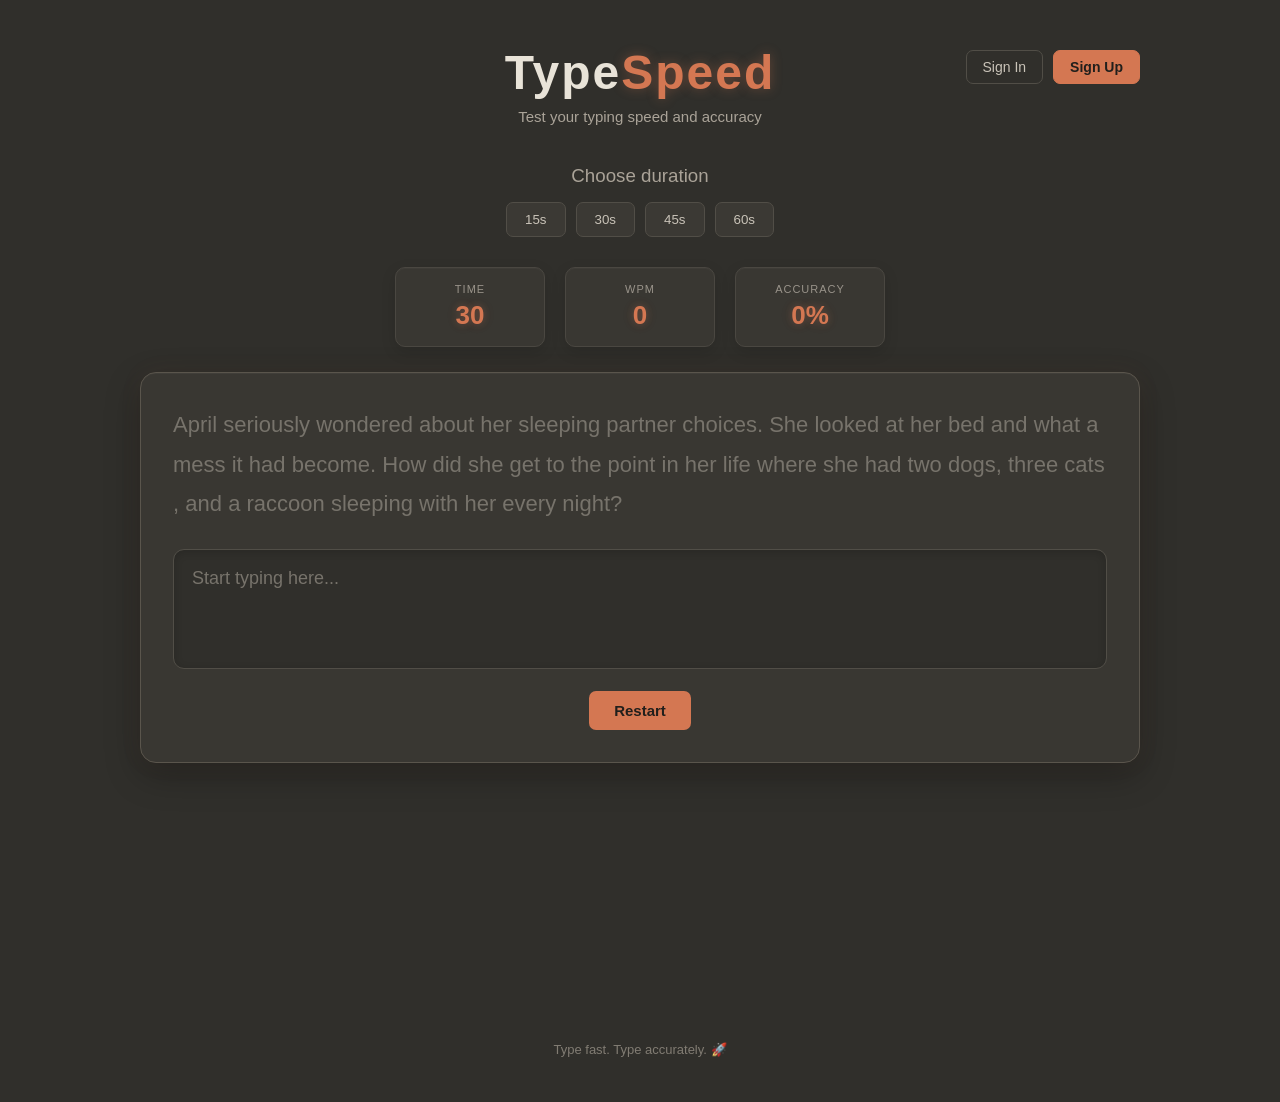
<file: frontend/index.html>
<!doctype html>
<html lang="en">
  <head>
    <meta charset="UTF-8" />
    <meta name="viewport" content="width=device-width, initial-scale=1.0" />
    <title>TypeSpeed</title>
    <link rel="stylesheet" href="style.css" />
  </head>
  <body>
    <div id="popup" class="success-popup">
      <span class="success-icon">✓</span>
      <span id="msg"></span>
    </div>
    <main class="container">
      <header>
        <h1>Type<span>Speed</span></h1>
        <p class="subtitle">Test your typing speed and accuracy</p>
        <div class="auth-buttons">
          <button
            class="signin-btn"
            id="signin-btn"
            onclick="window.location.href = 'login.html'"
          >
            Sign In
          </button>
          <button
            class="signup-btn"
            id="signup-btn"
            onclick="window.location.href = 'signup.html'"
          >
            Sign Up
          </button>
          <a href="profile.html" id="profile-icon" style="display: none">
            <svg
              width="28"
              height="28"
              viewBox="0 0 24 24"
              fill="none"
              stroke="currentColor"
              stroke-width="2"
              style="pointer-events: none"
            >
              <circle cx="12" cy="8" r="4"></circle>
              <path d="M4 21c0-4 3.5-7 8-7s8 3 8 7"></path>
            </svg>
          </a>
        </div>
      </header>
      <section class="duration-section">
        <h3>Choose duration</h3>
        <div class="duration-buttons">
          <button class="duration-btn" id="15" onclick="Duration('15')">
            15s
          </button>
          <button class="duration-btn" id="30" onclick="Duration('30')">
            30s
          </button>
          <button class="duration-btn" id="45" onclick="Duration('45')">
            45s
          </button>
          <button class="duration-btn" id="60" onclick="Duration('60')">
            60s
          </button>
        </div>
      </section>
      <section class="stats">
        <div class="stat-box">
          <span>TIME</span>
          <strong id="timer">30</strong>
        </div>
        <div class="stat-box">
          <span>WPM</span>
          <strong id="wpm">0</strong>
        </div>
        <div class="stat-box">
          <span>ACCURACY</span>
          <strong id="accuracy">0%</strong>
        </div>
      </section>
      <div id="end-section" style="display: none" class="test-ended">
        TEST ENDED!
      </div>
      <section class="typing-card">
        <div id="text-display"></div>
        <div id="extra-chars"></div>
        <textarea
          id="typing-input"
          placeholder="Start typing here..."
          spellcheck="false"
          autocomplete="off"
          autocorrect="off"
        ></textarea>
        <button id="restart-btn" class="restart-btn" onclick="Restart()">
          Restart
        </button>
      </section>
      <section class="result-card" id="result-card">
        <h2>RESULT</h2>
        <div class="result-stats">
          <div>
            <span>WPM</span>
            <strong id="final-wpm">0</strong>
          </div>
          <div>
            <span>Accuracy</span>
            <strong id="final-accuracy">0%</strong>
          </div>
          <div>
            <span>Characters</span>
            <strong id="characters">0</strong>
          </div>
        </div>
        <div class="result-buttons">
          <button id="try-again-btn" type="button" onclick="Restart()">Try Again</button>
          <button id="save-result-btn" type="button" onclick="saveTest()">Save Result</button>
        </div>
      </section>
      <footer>
        <p>Type fast. Type accurately. 🚀</p>
      </footer>
    </main>
    <script src="script.js"></script>
  </body>
</html>
</file>
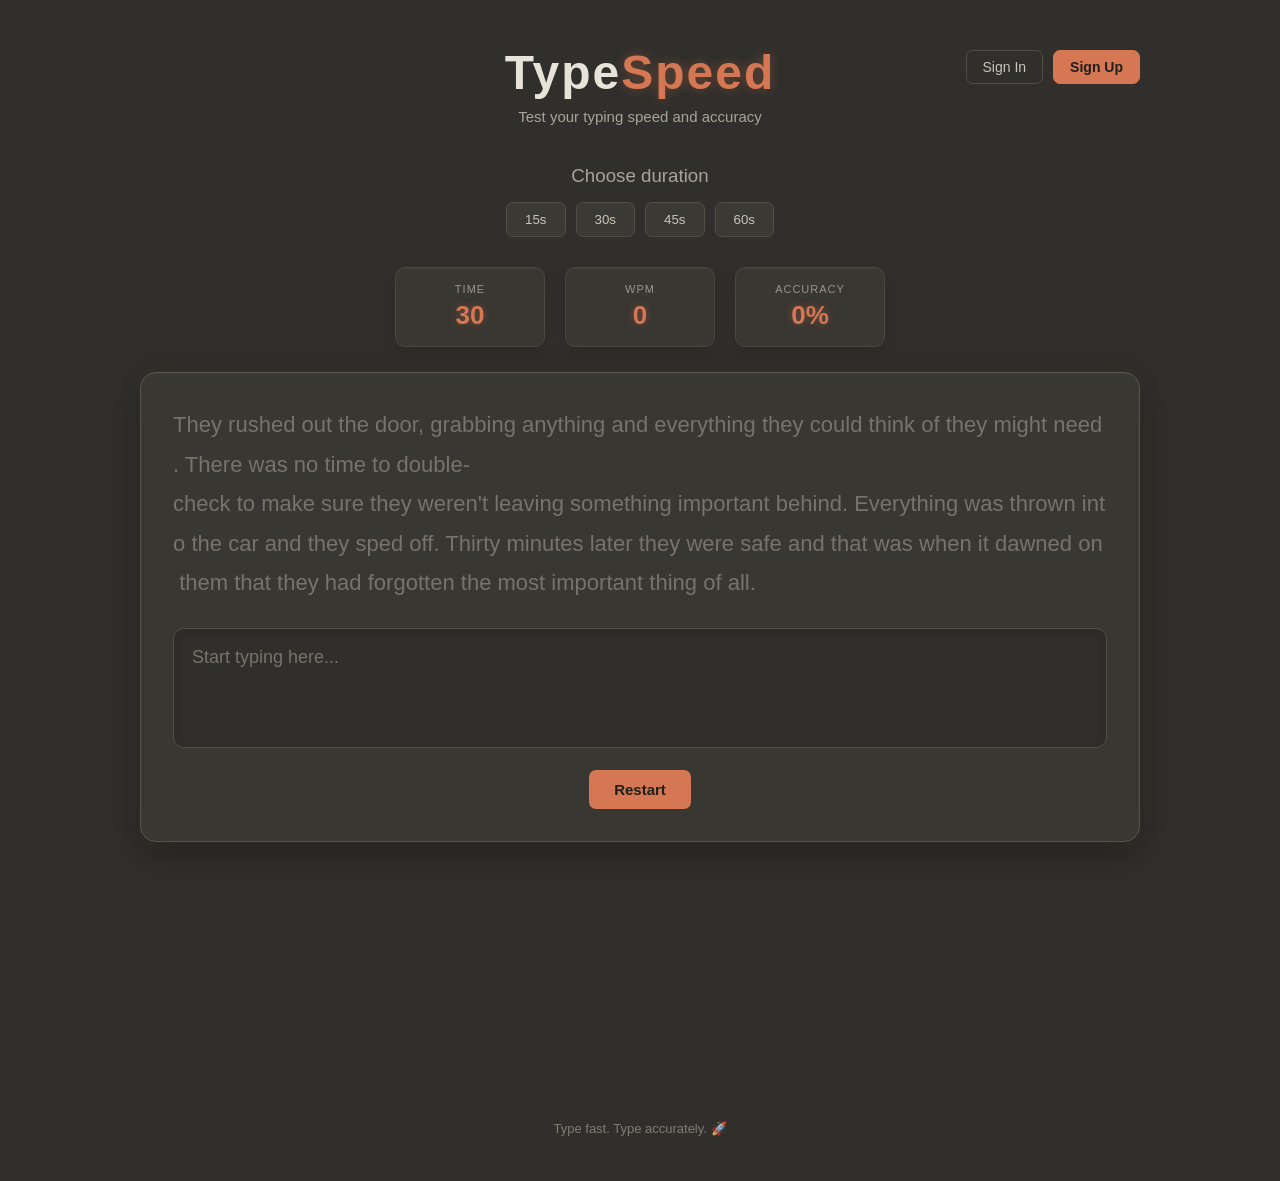
<file: frontend/history.html>
<!doctype html>
<html lang="en">
  <head>
    <meta charset="UTF-8" />
    <meta name="viewport" content="width=device-width, initial-scale=1.0" />
    <title>History - TypeSpeed</title>
    <link rel="stylesheet" href="history.css" />
  </head>

  <body>
    <div class="history-container">
      <div class="history-header">
        <h1>Test History</h1>
        <p>Your past typing test results</p>
      </div>

      <div class="history-controls">
        <button
          class="back-btn"
          onclick="window.location.href = 'profile.html'"
        >
          ← Back
        </button>

        <select id="sort-select">
          <option value="all">Every Test</option>
          <option value="highest">Highest WPM</option>
          <option value="lowest">Lowest WPM</option>
        </select>
      </div>
      <div id="history-list">
        <div class="history-item" id="test-template" hidden>
          <div class="history-stat">
            <span>WPM</span>
            <strong class="wpm"></strong>
          </div>

          <div class="history-stat">
            <span>ACCURACY</span>
            <strong class="accuracy"></strong>
          </div>

          <div class="history-stat">
            <span>CHARACTERS</span>
            <strong class="chars"></strong>
          </div>

          <div class="history-stat">
            <span>DATE AND TIME</span>
            <strong class="dnt"></strong>
          </div>
        </div>
      </div>
    </div>

    <script src="history.js"></script>
  </body>
</html>
</file>
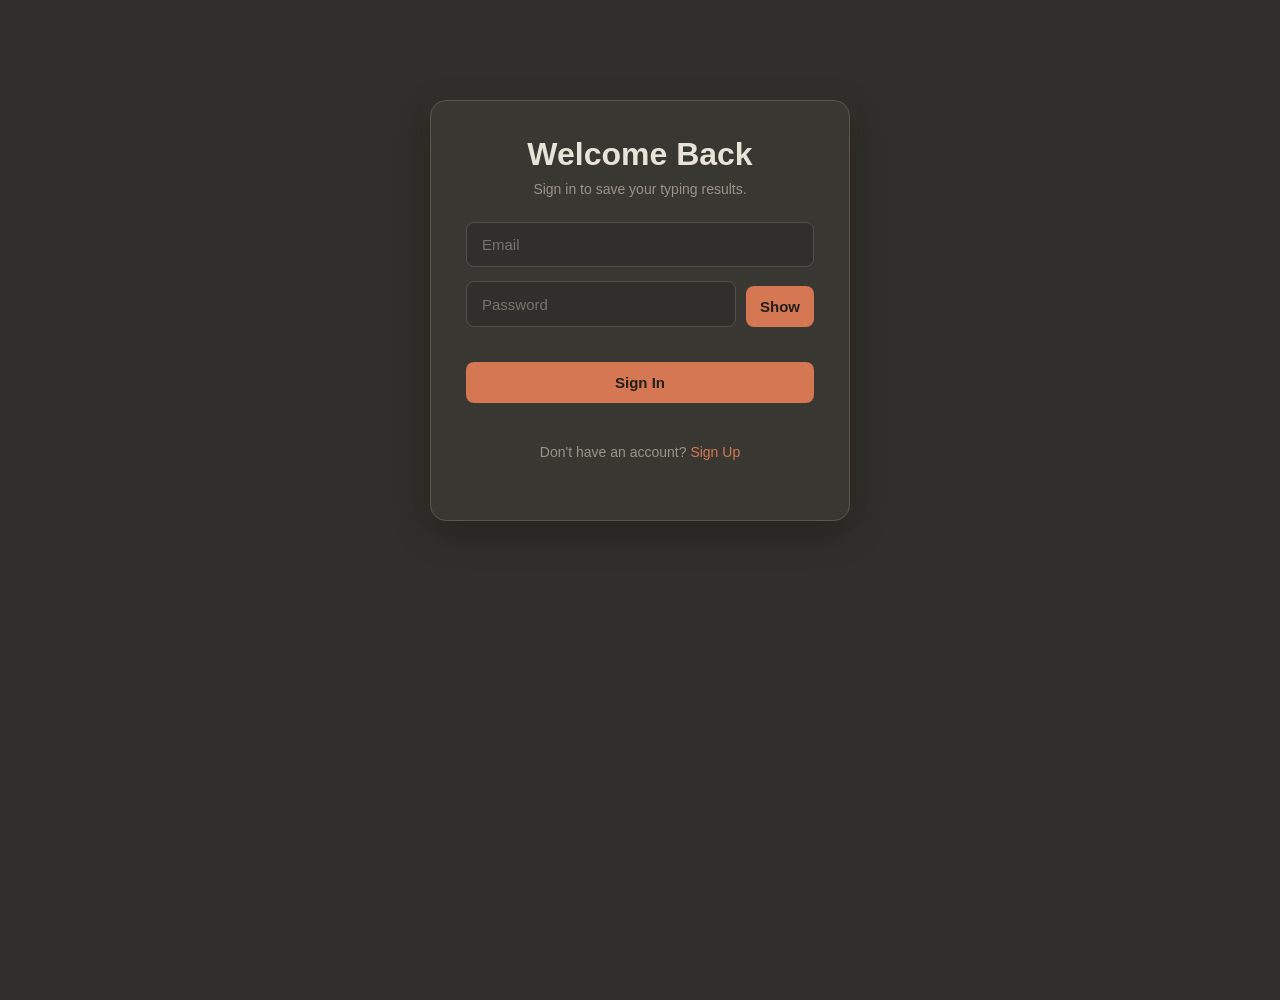
<file: frontend/login.html>
<!doctype html>
<html lang="en">
  <head>
    <meta charset="UTF-8" />
    <meta name="viewport" content="width=device-width, initial-scale=1.0" />
    <title>Sign In</title>
    <link rel="stylesheet" href="style.css" />
  </head>
  <body>
    <div class="login-container">
      <h1>Welcome Back</h1>
      <p>Sign in to save your typing results.</p>
      <form id="Login-form">
        <input id="email" type="email" placeholder="Email" required />
        <div class="password-container">
          <input id="pass" type="password" placeholder="Password" required />
          <button
            type="button"
            class="toggle-password"
            onclick="togglePassword('pass', this)"
          >
            Show
          </button>
        </div>
        <button type="submit">Sign In</button>
        <p id="login-error"></p>
      </form>
      <p>Don't have an account? <a href="signup.html">Sign Up</a></p>
    </div>
    <script src="login.js"></script>
  </body>
</html>
</file>
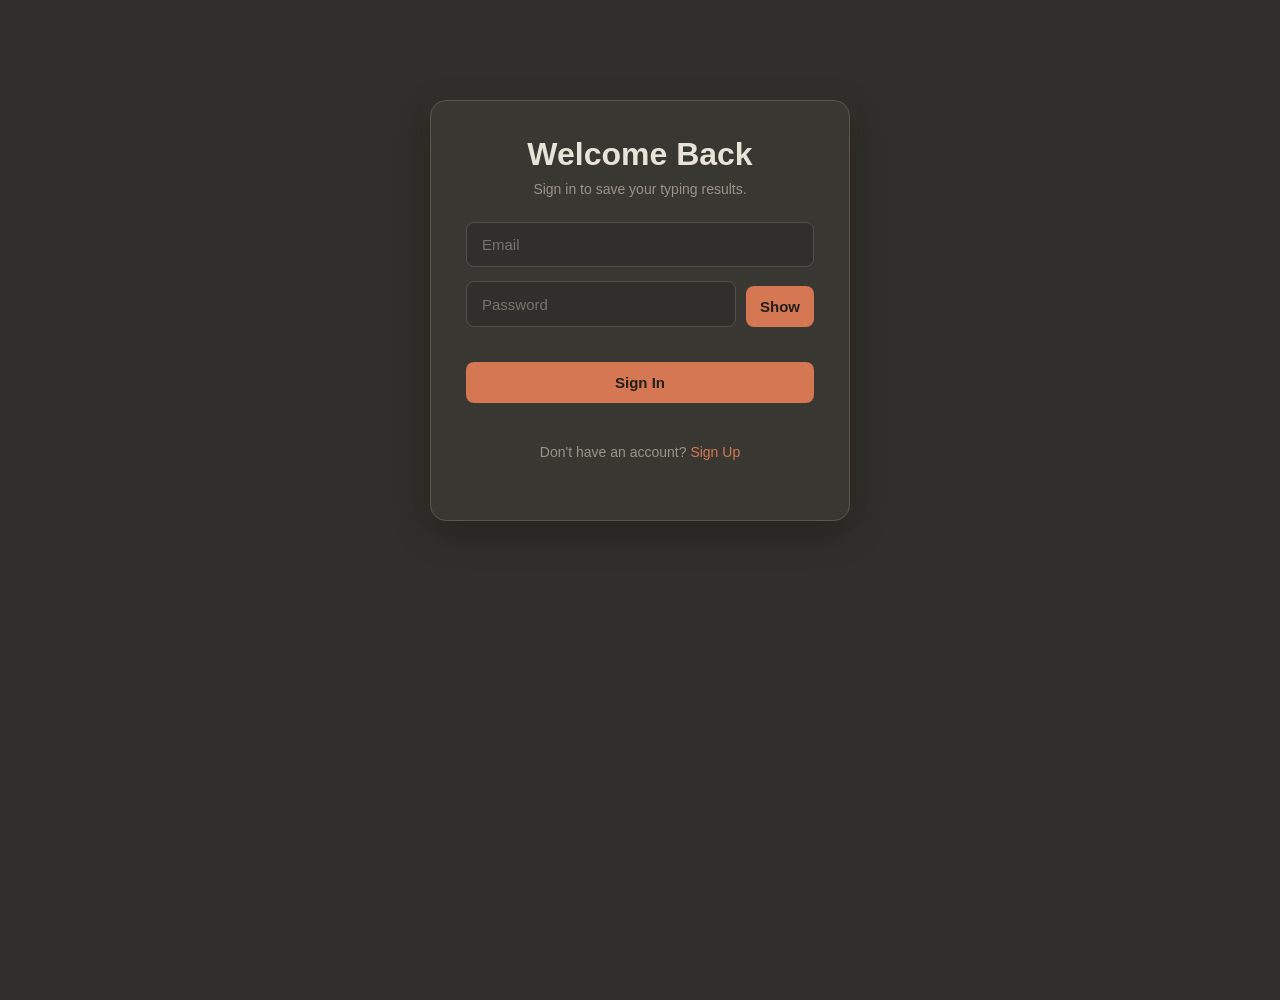
<file: frontend/profile.html>
<!doctype html>
<html lang="en">
  <head>
    <meta charset="UTF-8" />
    <meta name="viewport" content="width=device-width, initial-scale=1.0" />
    <title>Profile</title>
    <link rel="stylesheet" href="style.css" />
  </head>
  <body class="profile-page">
    <div class="profile-card">
      <h1>My Profile</h1>
      <div class="user-info">
        <div class="label">Username</div>
        <div class="value" id="username">Loading...</div>
        <div class="label">Email</div>
        <div class="value" id="email">Loading...</div>
      </div>
      <div class="profile-buttons">
        <button onclick="window.location.href = 'index.html'">Back</button>
        <button id="logout-btn">Log Out</button>
        <button onclick="window.location.href='history.html'">Tests</button>
      </div>
    </div>
    <script src="profile.js"></script>
  </body>
</html>
</file>
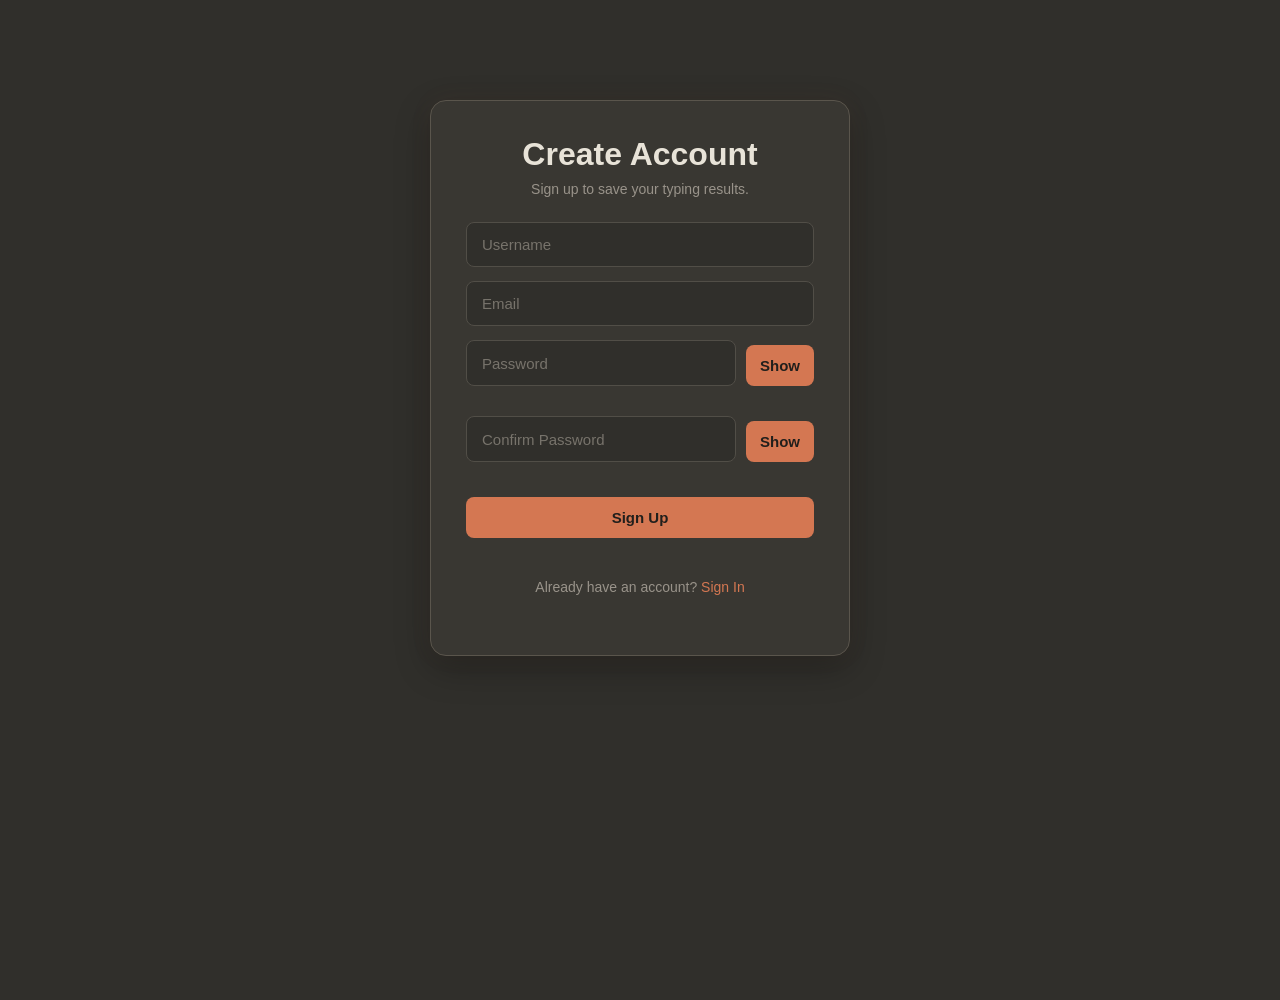
<file: frontend/signup.html>
<!doctype html>
<html lang="en">
  <head>
    <meta charset="UTF-8" />
    <meta name="viewport" content="width=device-width, initial-scale=1.0" />
    <title>Sign Up</title>
    <link rel="stylesheet" href="style.css" />
  </head>
  <body>
    <div class="login-container">
      <h1>Create Account</h1>
      <p>Sign up to save your typing results.</p>

      <form id="signup-form">
        <input id="user" type="text" placeholder="Username" required />
        <input id="email" type="email" placeholder="Email" required />
        <div class="password-container">
          <input id="pass" type="password" placeholder="Password" required />

          <button
            type="button"
            class="toggle-password"
            onclick="togglePassword('pass', this)"
          >
            Show
          </button>
        </div>

        <div class="password-container">
          <input
            id="conf_pass"
            type="password"
            placeholder="Confirm Password"
            required
          />

          <button
            type="button"
            class="toggle-password"
            onclick="togglePassword('conf_pass', this)"
          >
            Show
          </button>
        </div>

        <button type="submit">Sign Up</button>
        <p id="signup-error"></p>
      </form>

      <p>Already have an account? <a href="login.html">Sign In</a></p>
      <script src="signup.js"></script>
    </div>
  </body>
</html>
</file>
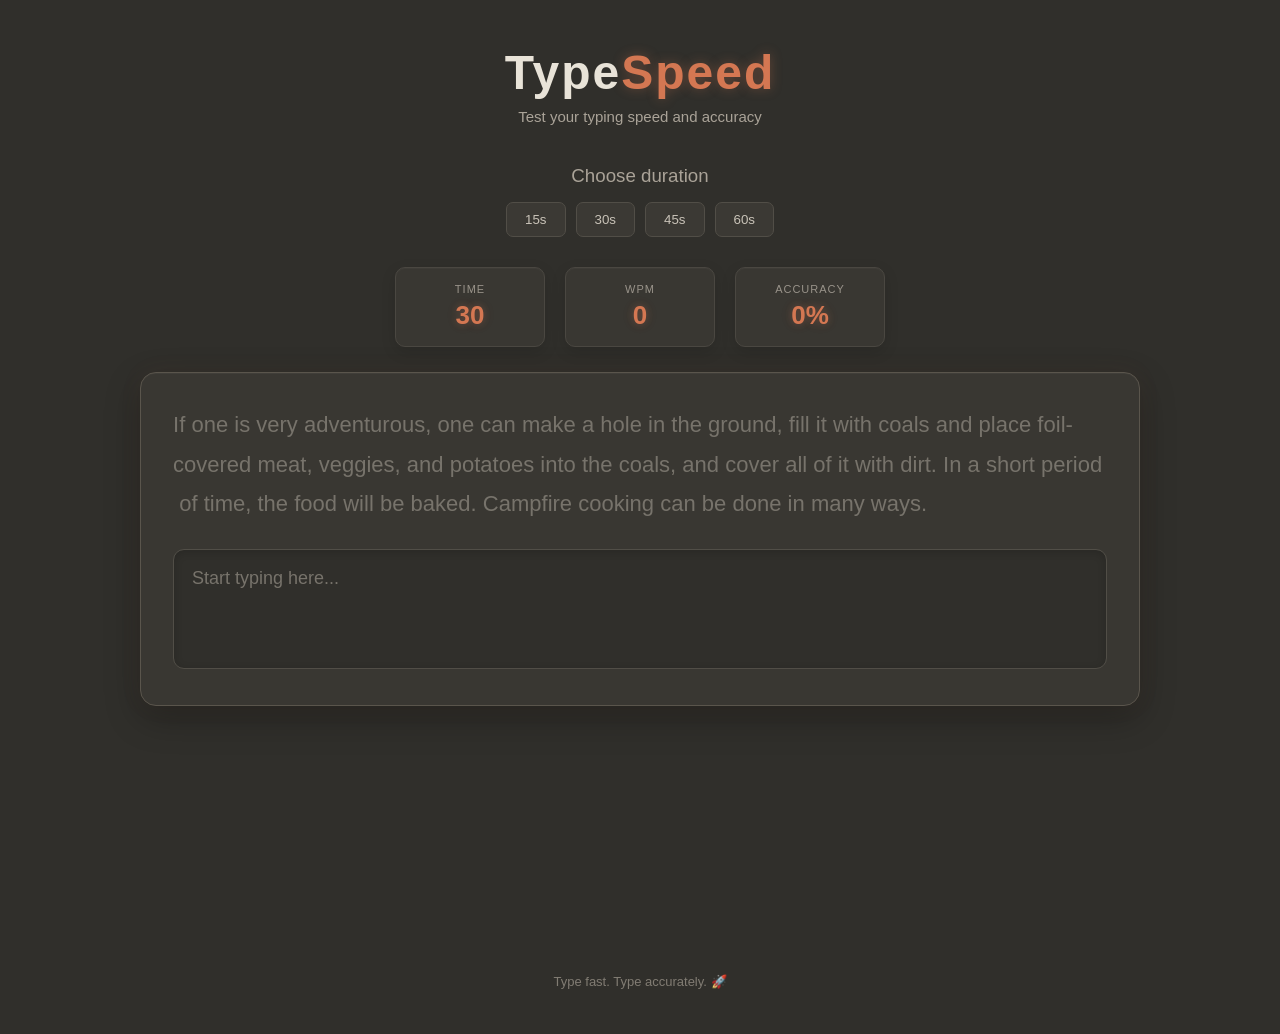
<file: frontend/typespeed.html>
<!doctype html>
<html lang="en">
  <head>
    <meta charset="UTF-8" />
    <meta name="viewport" content="width=device-width, initial-scale=1.0" />
    <title>TypeSpeed</title>
    <link rel="stylesheet" href="typespeed.css" />
  </head>
  <body>
    <main class="container">
      <header>
        <h1>Type<span>Speed</span></h1>
        <p class="subtitle">Test your typing speed and accuracy</p>
      </header>
      <section class="duration-section">
        <h3>Choose duration</h3>
        <div class="duration-buttons">
          <button class="duration-btn" id="15" onclick="Duration('15')">
            15s
          </button>
          <button class="duration-btn" id="30" onclick="Duration('30')">
            30s
          </button>
          <button class="duration-btn" id="45" onclick="Duration('45')">
            45s
          </button>
          <button class="duration-btn" id="60" onclick="Duration('60')">
            60s
          </button>
        </div>
      </section>
      <section class="stats">
        <div class="stat-box">
          <span>TIME</span>
          <strong id="timer">30</strong>
        </div>
        <div class="stat-box">
          <span>WPM</span>
          <strong id="wpm">0</strong>
        </div>
        <div class="stat-box">
          <span>ACCURACY</span>
          <strong id="accuracy">0%</strong>
        </div>
      </section>
      <section class="typing-card">
        <div id="text-display"></div>
        <div id="extra-chars"></div>
        <textarea
          id="typing-input"
          placeholder="Start typing here..."
          spellcheck="false"
          autocomplete="off"
          autocorrect="off"
        ></textarea>
      </section>
      <section class="result-card" id="result-card">
        <h2>RESULT</h2>
        <div class="result-stats">
          <div>
            <span>WPM</span>
            <strong id="final-wpm">0</strong>
          </div>
          <div>
            <span>Accuracy</span>
            <strong id="final-accuracy">0%</strong>
          </div>
          <div>
            <span>Characters</span>
            <strong id="characters">0</strong>
          </div>
        </div>
        <button id="restart-btn" onclick="Restart()">Try Again</button>
      </section>
      <footer>
        <p>Type fast. Type accurately. 🚀</p>
      </footer>
    </main>
    <script src="typespeed.js"></script>
  </body>
</html>
</file>
<file: frontend/style.css>
* {
    box-sizing: border-box;
    margin: 0;
    padding: 0;
}

body {
    font-family: Arial, Helvetica, sans-serif;
    background: #302f2b;
    color: #e8e3d8;
    min-height: 100vh;
}

.success-popup {
    position: fixed;
    top: 25px;
    left: 50%;
    transform: translate(-50%, -120px);
    display: flex;
    align-items: center;
    gap: 10px;
    padding: 14px 22px;
    border-radius: 12px;

    background: #1e1e1e;
    color: #ffffff;
    border: 1px solid #444;

    font-size: 15px;
    font-weight: 500;

    opacity: 0;
    pointer-events: none;
    z-index: 9999;

    transition:
        transform 0.45s ease,
        opacity 0.45s ease;
}

.success-popup.show {
    transform: translate(-50%, 0);
    opacity: 1;
}

.success-icon {
    display: flex;
    align-items: center;
    justify-content: center;

    width: 22px;
    height: 22px;
    border-radius: 50%;

    background: #4caf50;
    color: white;

    font-size: 14px;
    font-weight: bold;
}

.container {
    width: 90%;
    max-width: 1000px;
    margin: 0 auto;
    padding: 45px 0;
}

header {
    text-align: center;
    margin-bottom: 40px;
    position: relative;
}

.auth-buttons {
    position: absolute;
    top: 5px;
    right: 0;
    display: flex;
    gap: 10px;
}

.auth-buttons button {
    padding: 8px 16px;
    border-radius: 7px;
    font-size: 14px;
    cursor: pointer;
    transition: all .2s ease;
}

.signin-btn {
    background: transparent;
    color: #c9c3b8;
    border: 1px solid #514e47;
}

.signin-btn:hover {
    color: #e8e3d8;
    border-color: #d47752;
    box-shadow: 0 0 12px rgba(212, 119, 82, .12);
    transform: translateY(-2px);
}

.signup-btn {
    background: #d47752;
    color: #211f1c;
    border: 1px solid #d47752;
    font-weight: bold;
}

input:-webkit-autofill,
input:-webkit-autofill:hover,
input:-webkit-autofill:focus,
input:-webkit-autofill:active {
    -webkit-text-fill-color: white !important;
    color: white !important;
    caret-color: white !important;

    -webkit-box-shadow: 0 0 0 1000px #302f2b inset !important;
    box-shadow: 0 0 0 1000px #302f2b inset !important;

    background-color: #302f2b !important;
}

.signup-btn:hover {
    box-shadow: 0 0 18px rgba(212, 119, 82, .25);
    transform: translateY(-2px);
}

.login-container {
    width: 90%;
    max-width: 420px;
    margin: 100px auto;
    padding: 35px;
    background: #393732;
    border: 1px solid #5a554c;
    border-radius: 16px;
    text-align: center;
    box-shadow:
        0 12px 35px rgba(0, 0, 0, .28),
        0 0 25px rgba(212, 119, 82, .06);
}

.login-container h1 {
    color: #e8e3d8;
    margin-bottom: 8px;
}

.login-container>p {
    color: #99938a;
    font-size: 14px;
    margin-bottom: 25px;
}

.login-container form {
    display: flex;
    flex-direction: column;
    gap: 14px;
}

.login-container form+p {
    margin-top: 22px;
    padding-top: 5px;
}

.login-container input {
    width: 100%;
    padding: 13px 15px;
    background: #302f2b;
    color: #e8e3d8;
    border: 1px solid #514e47;
    border-radius: 8px;
    outline: none;
    font-size: 15px;
    transition: border-color .2s ease, box-shadow .2s ease;
}

.login-container input:focus {
    border-color: #d47752;
    box-shadow: 0 0 12px rgba(212, 119, 82, .12);
}

.login-container input::placeholder {
    color: #77736b;
}

.login-container button {
    margin-top: 5px;
    padding: 12px;
    background: #d47752;
    color: #211f1c;
    border: none;
    border-radius: 8px;
    font-weight: bold;
    font-size: 15px;
    cursor: pointer;
    transition: transform .15s ease, box-shadow .2s ease;
}

.login-container button:hover {
    transform: translateY(-2px);
    box-shadow: 0 5px 18px rgba(212, 119, 82, .25);
}

.login-container a {
    color: #d47752;
    text-decoration: none;
}

.login-container a:hover {
    text-decoration: underline;
}

header h1 {
    font-size: 48px;
    letter-spacing: 2px;
    color: #e8e3d8;
}

header h1 span {
    color: #d47752;
    text-shadow: 0 0 12px rgba(212, 119, 82, .35);
}

.subtitle {
    margin-top: 8px;
    color: #aaa398;
    font-size: 15px;
}

.duration-section {
    text-align: center;
    margin-bottom: 30px;
}

.duration-section h3 {
    color: #aaa398;
    margin-bottom: 15px;
    font-weight: normal;
}

.duration-buttons {
    display: flex;
    justify-content: center;
    gap: 10px;
}

.duration-btn {
    background: #3b3934;
    color: #c9c3b8;
    border: 1px solid #514e47;
    border-radius: 7px;
    padding: 9px 18px;
    cursor: pointer;
    transition: transform .15s ease, box-shadow .2s ease, background .2s ease, border-color .2s ease;
}

.duration-btn:hover {
    color: #eee9df;
    border-color: #d47752;
    transform: translateY(-2px);
    box-shadow: 0 0 12px rgba(212, 119, 82, .15);
}

.duration-btn.active {
    background: #d47752;
    color: #211f1c;
    border-color: #d47752;
    box-shadow:
        0 0 12px rgba(212, 119, 82, .3),
        0 0 25px rgba(212, 119, 82, .08);
}

.duration-btn:active,
#restart-btn:active {
    transform: translateY(0);
}

.stats {
    display: flex;
    justify-content: center;
    gap: 20px;
    margin-bottom: 25px;
}

.stat-box {
    background: #393732;
    width: 150px;
    padding: 15px;
    border-radius: 10px;
    text-align: center;
    border: 1px solid #4a4741;
    box-shadow:
        0 5px 15px rgba(0, 0, 0, .12),
        inset 0 1px 0 rgba(255, 255, 255, .025);
    transition: transform .2s ease, box-shadow .2s ease, border-color .2s ease;
}

.stat-box:hover {
    transform: translateY(-2px);
    border-color: #5a554c;
    box-shadow:
        0 7px 20px rgba(0, 0, 0, .18),
        0 0 18px rgba(212, 119, 82, .06);
}

.stat-box span {
    display: block;
    font-size: 11px;
    color: #99938a;
    letter-spacing: 1px;
}

.stat-box strong {
    display: block;
    margin-top: 5px;
    font-size: 26px;
    color: #d47752;
    text-shadow:
        0 0 7px rgba(212, 119, 82, .3),
        0 0 15px rgba(212, 119, 82, .1);
}

.typing-card {
    position: relative;
    background: #393732;
    border: 1px solid #5a554c;
    border-radius: 16px;
    padding: 32px;
    margin-bottom: 25px;
    box-shadow:
        0 12px 35px rgba(0, 0, 0, .28),
        0 0 25px rgba(212, 119, 82, .06),
        inset 0 1px 0 rgba(255, 255, 255, .035);
    transition: box-shadow .3s ease, border-color .3s ease, transform .3s ease;
}

.typing-card:hover {
    border-color: #696359;
    box-shadow:
        0 14px 40px rgba(0, 0, 0, .32),
        0 0 30px rgba(212, 119, 82, .09),
        inset 0 1px 0 rgba(255, 255, 255, .04);
}

#text-display {
    font-size: 22px;
    line-height: 1.8;
    color: #77736b;
    width: 100%;
    box-sizing: border-box;
    white-space: pre-wrap;
    overflow-wrap: break-word;
    margin-bottom: 25px;
}

.char {
    transition: color .15s ease, text-shadow .15s ease;
}

.char.current {
    color: #d8d0c4;
    text-shadow: 0 0 7px rgba(212, 119, 82, .25);
}

.char.correct {
    color: #78a895;
    text-shadow:
        0 0 6px rgba(120, 168, 149, .35),
        0 0 14px rgba(120, 168, 149, .12);
}

.char.wrong {
    color: #d46767;
    text-shadow:
        0 0 6px rgba(212, 103, 103, .4),
        0 0 14px rgba(212, 103, 103, .12);
}

.char.extra {
    color: #d47752;
    text-shadow:
        0 0 6px rgba(212, 119, 82, .45),
        0 0 14px rgba(212, 119, 82, .15);
}

#typing-input {
    width: 100%;
    height: 120px;
    resize: none;
    background: #302f2b;
    color: #e8e3d8;
    border: 1px solid #514e47;
    border-radius: 11px;
    padding: 18px;
    font-size: 18px;
    font-family: inherit;
    outline: none;
    box-shadow:
        inset 0 2px 8px rgba(0, 0, 0, .16),
        0 0 0 rgba(212, 119, 82, 0);
    transition:
        border-color .25s ease,
        box-shadow .3s ease,
        background .25s ease;
}

#typing-input:focus {
    background: #2d2c28;
    border-color: #d47752;
    box-shadow:
        0 0 0 3px rgba(212, 119, 82, .08),
        0 0 18px rgba(212, 119, 82, .16),
        inset 0 2px 8px rgba(0, 0, 0, .2);
}

#typing-input::placeholder {
    color: #77736b;
}

.result-card {
    background: #393732;
    border: 1px solid #4a4741;
    border-radius: 14px;
    padding: 25px;
    text-align: center;
    opacity: 0;
    visibility: hidden;
    transform: translateY(15px);
    box-shadow:
        0 8px 25px rgba(0, 0, 0, .2),
        0 0 20px rgba(212, 119, 82, .05);
    transition:
        opacity .3s ease,
        transform .3s ease,
        visibility .3s ease,
        box-shadow .3s ease;
}

.result-card.show {
    opacity: 1;
    visibility: visible;
    transform: translateY(0);
    box-shadow:
        0 10px 30px rgba(0, 0, 0, .25),
        0 0 25px rgba(212, 119, 82, .08);
}

.result-card h2 {
    color: #d47752;
    margin-bottom: 20px;
    text-shadow:
        0 0 8px rgba(212, 119, 82, .25);
}

.result-stats {
    display: flex;
    justify-content: center;
    gap: 50px;
    margin-bottom: 25px;
}

.result-stats span {
    display: block;
    color: #99938a;
    font-size: 12px;
}

.result-stats strong {
    display: block;
    margin-top: 5px;
    font-size: 28px;
    color: #e8e3d8;
}

#restart-btn {
    background: #d47752;
    color: #211f1c;
    border: none;
    border-radius: 7px;
    padding: 11px 25px;
    font-weight: bold;
    cursor: pointer;
    transition:
        transform .15s ease,
        box-shadow .2s ease,
        background .2s ease;
}

#restart-btn:hover {
    box-shadow:
        0 5px 15px rgba(212, 119, 82, .25),
        0 0 20px rgba(212, 119, 82, .1);
    transform: translateY(-2px);
}

footer {
    text-align: center;
    margin-top: 30px;
    color: #817c73;
    font-size: 13px;
}

@media (max-width: 600px) {
    .container {
        width: 94%;
        padding: 25px 0;
    }

    header h1 {
        font-size: 36px;
    }

    .stats {
        gap: 8px;
    }

    .stat-box {
        width: 100px;
    }

    .typing-card {
        padding: 20px;
    }

    #text-display {
        font-size: 18px;
    }

    .result-stats {
        gap: 20px;
    }

    .auth-buttons {
        position: static;
        justify-content: center;
        margin-bottom: 20px;
    }
}

.profile-page {
    min-height: 100vh;
    display: flex;
    justify-content: center;
    align-items: center;
    background-color: #302f2b;
}

.profile-card {
    width: 420px;
    padding: 40px;
    box-sizing: border-box;

    background-color: #3a3935;
    border: 1px solid #5a5852;
    border-radius: 20px;

    text-align: center;
}

.profile-card h1 {
    margin-top: 0;
    margin-bottom: 35px;
    font-size: 32px;
}

.user-info {
    text-align: left;
    margin-bottom: 30px;
}

.label {
    color: #aaa;
    font-size: 14px;
    margin-bottom: 6px;
}

.value {
    color: #f5f5f5;
    font-size: 18px;
    margin-bottom: 24px;
}

.profile-card button {
    width: 100%;
    padding: 13px;

    border: none;
    border-radius: 8px;

    background-color: #d97950;
    color: #000;

    font-size: 16px;
    font-weight: bold;
    cursor: pointer;
}

.profile-card button:hover {
    opacity: 0.9;
}

#profile-icon {
    color: #d97950;
    text-decoration: none;
}

#profile-icon:hover {
    color: #f08a5d;
}

.profile-buttons {
    display: flex;
    gap: 15px;
    width: 100%;
}

.profile-buttons button {
    width: 50%;
    margin: 0;
}

.test-ended {
    margin: 30px 0 10px 0;
    padding-left: 4px;

    display: flex;
    align-items: center;
    gap: 9px;

    font-size: 17px;
    font-weight: 600;
    letter-spacing: 0.4px;

    color: #e27d52;

    opacity: 0;
    transform: translateY(-10px);
    animation: testEndedAppear 0.45s ease forwards;
}

.test-ended::before {
    content: "";
    width: 8px;
    height: 8px;

    border-radius: 50%;
    background: #e27d52;

    box-shadow: 0 0 8px rgba(226, 125, 82, 0.45);
}

@keyframes testEndedAppear {
    to {
        opacity: 1;
        transform: translateY(0);
    }
}

.restart-btn {
    display: block;
    margin: 18px auto 0;

    padding: 10px 28px;

    background: transparent;
    color: #e27d52;

    border: 1px solid #e27d52;
    border-radius: 8px;

    font-size: 15px;
    font-weight: 600;

    cursor: pointer;

    transition: all 0.2s ease;
}

.restart-btn:hover {
    background: #e27d52;
    color: #2d2c28;

    transform: translateY(-2px);
    box-shadow: 0 4px 12px rgba(226, 125, 82, 0.25);
}

.restart-btn:active {
    transform: translateY(0);
}

.password-container {
    display: flex;
    align-items: stretch;
    gap: 10px;
    width: 100%;
    margin-bottom: 16px;
}

.password-container input {
    flex: 1;
    min-width: 0;
    box-sizing: border-box;
}

.toggle-password {
    flex-shrink: 0;
    width: 68px;
    
    padding: 0;
    margin: 0;

    border: 1px solid #555;
    border-radius: 8px;

    background: #d97750;
    color: #1f1e1b;

    font-size: 16px;
    font-weight: 600;

    cursor: pointer;

    display: flex;
    align-items: center;
    justify-content: center;
}

.toggle-password:hover {
    background: #e48861;
}
.result-buttons {
    display: flex;
    justify-content: center;
    align-items: center;
    gap: 12px;
    margin-top: 20px;
}

.result-buttons button {
    width: 138px;
    height: 48px;

    border: none;
    border-radius: 8px;

    background: #d97750;
    color: #1f1e1b;

    font-size: 15px;
    font-weight: 600;

    cursor: pointer;

    transition: background 0.2s ease, transform 0.2s ease;
}

.result-buttons button:hover {
    background: #e48861;
    transform: translateY(-2px);
}

.result-buttons button:active {
    transform: translateY(0);
}
</file>
<file: frontend/history.css>
* {
    box-sizing: border-box;
    margin: 0;
    padding: 0;
}

body {
    font-family: Arial, sans-serif;
    background-color: #2d2c29;
    color: #e8e6df;
    min-height: 100vh;
}

.history-container {
    width: 90%;
    max-width: 1000px;
    margin: 50px auto;
    padding: 35px;
    background-color: #383733;
    border: 1px solid #57544d;
    border-radius: 20px;
    box-shadow: 0 15px 35px rgba(0, 0, 0, 0.25);
}

.history-header {
    text-align: center;
    margin-bottom: 35px;
}

.history-header h1 {
    font-size: 36px;
    color: #d9784f;
    margin-bottom: 8px;
}

.history-header p {
    color: #aaa69d;
    font-size: 16px;
}

.history-controls {
    display: flex;
    justify-content: space-between;
    align-items: center;
    margin-bottom: 30px;
}

.back-btn {
    height: 55px;
    width: 205px;
    background-color: #d9784f;
    color: #000;
    border: none;
    border-radius: 10px;
    font-size: 18px;
    font-weight: 600;
    cursor: pointer;
    transition: 0.2s ease;
}

.back-btn:hover {
    background-color: #e18459;
    transform: translateY(-1px);
}

.back-btn:active {
    transform: scale(0.98);
}

#sort-select {
    height: 45px;
    min-width: 190px;
    padding: 0 42px 0 15px;
    background-color: #2d2c29;
    color: #e8e6df;
    border: 1px solid #57544d;
    border-radius: 8px;
    font-size: 15px;
    font-family: inherit;
    cursor: pointer;
    outline: none;
    appearance: none;
    -webkit-appearance: none;
    background-image:
        linear-gradient(45deg, transparent 50%, #d9784f 50%),
        linear-gradient(135deg, #d9784f 50%, transparent 50%);
    background-position:
        calc(100% - 18px) 19px,
        calc(100% - 12px) 19px;
    background-size:
        6px 6px,
        6px 6px;
    background-repeat: no-repeat;
    transition:
        border-color 0.2s ease,
        box-shadow 0.2s ease;
}

#sort-select:hover {
    border-color: #d9784f;
}

#sort-select:focus {
    border-color: #d9784f;
    box-shadow: 0 0 0 2px rgba(217, 120, 79, 0.15);
}

#sort-select option {
    background-color: #2d2c29;
    color: #e8e6df;
}

#test-template[hidden] {
    display: none !important;
}

.history-item {
    display: grid;
    grid-template-columns: 1fr 1fr 1fr 1.5fr;
    align-items: center;
    gap: 20px;
    padding: 22px 25px;
    background-color: #302f2b;
    border: 1px solid #504d47;
    border-radius: 12px;
    transition: transform 0.2s ease, border-color 0.2s ease;
}

.history-item:hover {
    border-color: #d9784f;
    transform: translateY(-2px);
}

.history-stat {
    text-align: center;
}

.history-stat span {
    display: block;
    color: #99958c;
    font-size: 13px;
    margin-bottom: 7px;
}

.history-stat strong {
    display: block;
    font-size: 19px;
    color: #e8e6df;
}

.history-stat:first-child strong {
    color: #d9784f;
    font-size: 25px;
}

.empty-history {
    text-align: center;
    padding: 60px 20px;
    border: 1px dashed #57544d;
    border-radius: 12px;
}

.empty-history h2 {
    color: #d9784f;
    margin-bottom: 10px;
}

.empty-history p {
    color: #99958c;
}

@media (max-width: 700px) {
    .history-container {
        width: 95%;
        padding: 25px 18px;
        margin: 25px auto;
    }

    .history-header h1 {
        font-size: 30px;
    }

    .history-controls {
        flex-direction: column;
        align-items: stretch;
        gap: 12px;
    }

    .back-btn,
    #sort-select {
        width: 100%;
    }

    .history-item {
        grid-template-columns: 1fr 1fr;
        gap: 15px;
    }

    .history-wpm {
        grid-column: span 2;
    }

    .history-date {
        text-align: left;
    }
}
</file>
<file: frontend/typespeed.css>
* {
    box-sizing: border-box;
    margin: 0;
    padding: 0;
}

body {
    font-family: Arial, Helvetica, sans-serif;
    background: #302f2b;
    color: #e8e3d8;
    min-height: 100vh;
}

.container {
    width: 90%;
    max-width: 1000px;
    margin: 0 auto;
    padding: 45px 0;
}

header {
    text-align: center;
    margin-bottom: 40px;
}

header h1 {
    font-size: 48px;
    letter-spacing: 2px;
    color: #e8e3d8;
}

header h1 span {
    color: #d47752;
    text-shadow: 0 0 12px rgba(212, 119, 82, .35);
}

.subtitle {
    margin-top: 8px;
    color: #aaa398;
    font-size: 15px;
}

.duration-section {
    text-align: center;
    margin-bottom: 30px;
}

.duration-section h3 {
    color: #aaa398;
    margin-bottom: 15px;
    font-weight: normal;
}

.duration-buttons {
    display: flex;
    justify-content: center;
    gap: 10px;
}

.duration-btn {
    background: #3b3934;
    color: #c9c3b8;
    border: 1px solid #514e47;
    border-radius: 7px;
    padding: 9px 18px;
    cursor: pointer;
    transition: transform .15s ease, box-shadow .2s ease, background .2s ease, border-color .2s ease;
}

.duration-btn:hover {
    color: #eee9df;
    border-color: #d47752;
    transform: translateY(-2px);
    box-shadow: 0 0 12px rgba(212, 119, 82, .15);
}

.duration-btn.active {
    background: #d47752;
    color: #211f1c;
    border-color: #d47752;
    box-shadow:
        0 0 12px rgba(212, 119, 82, .3),
        0 0 25px rgba(212, 119, 82, .08);
}

.duration-btn:active,
#restart-btn:active {
    transform: translateY(0);
}

.stats {
    display: flex;
    justify-content: center;
    gap: 20px;
    margin-bottom: 25px;
}

.stat-box {
    background: #393732;
    width: 150px;
    padding: 15px;
    border-radius: 10px;
    text-align: center;
    border: 1px solid #4a4741;
    box-shadow:
        0 5px 15px rgba(0, 0, 0, .12),
        inset 0 1px 0 rgba(255, 255, 255, .025);
    transition: transform .2s ease, box-shadow .2s ease, border-color .2s ease;
}

.stat-box:hover {
    transform: translateY(-2px);
    border-color: #5a554c;
    box-shadow:
        0 7px 20px rgba(0, 0, 0, .18),
        0 0 18px rgba(212, 119, 82, .06);
}

.stat-box span {
    display: block;
    font-size: 11px;
    color: #99938a;
    letter-spacing: 1px;
}

.stat-box strong {
    display: block;
    margin-top: 5px;
    font-size: 26px;
    color: #d47752;
    text-shadow:
        0 0 7px rgba(212, 119, 82, .3),
        0 0 15px rgba(212, 119, 82, .1);
}

.typing-card {
    position: relative;
    background: #393732;
    border: 1px solid #5a554c;
    border-radius: 16px;
    padding: 32px;
    margin-bottom: 25px;
    box-shadow:
        0 12px 35px rgba(0, 0, 0, .28),
        0 0 25px rgba(212, 119, 82, .06),
        inset 0 1px 0 rgba(255, 255, 255, .035);
    transition: box-shadow .3s ease, border-color .3s ease, transform .3s ease;
}

.typing-card:hover {
    border-color: #696359;
    box-shadow:
        0 14px 40px rgba(0, 0, 0, .32),
        0 0 30px rgba(212, 119, 82, .09),
        inset 0 1px 0 rgba(255, 255, 255, .04);
}

#text-display {
    font-size: 22px;
    line-height: 1.8;
    color: #77736b;
    width: 100%;
    box-sizing: border-box;
    white-space: pre-wrap;
    overflow-wrap: break-word;
    margin-bottom: 25px;
}

.char {
    transition: color .15s ease, text-shadow .15s ease;
}

.char.current {
    color: #d8d0c4;
    text-shadow: 0 0 7px rgba(212, 119, 82, .25);
}

.char.correct {
    color: #78a895;
    text-shadow:
        0 0 6px rgba(120, 168, 149, .35),
        0 0 14px rgba(120, 168, 149, .12);
}

.char.wrong {
    color: #d46767;
    text-shadow:
        0 0 6px rgba(212, 103, 103, .4),
        0 0 14px rgba(212, 103, 103, .12);
}

.char.extra {
    color: #d47752;
    text-shadow:
        0 0 6px rgba(212, 119, 82, .45),
        0 0 14px rgba(212, 119, 82, .15);
}

#typing-input {
    width: 100%;
    height: 120px;
    resize: none;
    background: #302f2b;
    color: #e8e3d8;
    border: 1px solid #514e47;
    border-radius: 11px;
    padding: 18px;
    font-size: 18px;
    font-family: inherit;
    outline: none;
    box-shadow:
        inset 0 2px 8px rgba(0, 0, 0, .16),
        0 0 0 rgba(212, 119, 82, 0);
    transition:
        border-color .25s ease,
        box-shadow .3s ease,
        background .25s ease;
}

#typing-input:focus {
    background: #2d2c28;
    border-color: #d47752;
    box-shadow:
        0 0 0 3px rgba(212, 119, 82, .08),
        0 0 18px rgba(212, 119, 82, .16),
        inset 0 2px 8px rgba(0, 0, 0, .2);
}

#typing-input::placeholder {
    color: #77736b;
}

.result-card {
    background: #393732;
    border: 1px solid #4a4741;
    border-radius: 14px;
    padding: 25px;
    text-align: center;
    opacity: 0;
    visibility: hidden;
    transform: translateY(15px);
    box-shadow:
        0 8px 25px rgba(0, 0, 0, .2),
        0 0 20px rgba(212, 119, 82, .05);
    transition:
        opacity .3s ease,
        transform .3s ease,
        visibility .3s ease,
        box-shadow .3s ease;
}

.result-card.show {
    opacity: 1;
    visibility: visible;
    transform: translateY(0);
    box-shadow:
        0 10px 30px rgba(0, 0, 0, .25),
        0 0 25px rgba(212, 119, 82, .08);
}

.result-card h2 {
    color: #d47752;
    margin-bottom: 20px;
    text-shadow:
        0 0 8px rgba(212, 119, 82, .25);
}

.result-stats {
    display: flex;
    justify-content: center;
    gap: 50px;
    margin-bottom: 25px;
}

.result-stats span {
    display: block;
    color: #99938a;
    font-size: 12px;
}

.result-stats strong {
    display: block;
    margin-top: 5px;
    font-size: 28px;
    color: #e8e3d8;
}

#restart-btn {
    background: #d47752;
    color: #211f1c;
    border: none;
    border-radius: 7px;
    padding: 11px 25px;
    font-weight: bold;
    cursor: pointer;
    transition:
        transform .15s ease,
        box-shadow .2s ease,
        background .2s ease;
}

#restart-btn:hover {
    box-shadow:
        0 5px 15px rgba(212, 119, 82, .25),
        0 0 20px rgba(212, 119, 82, .1);
    transform: translateY(-2px);
}

footer {
    text-align: center;
    margin-top: 30px;
    color: #817c73;
    font-size: 13px;
}

@media (max-width: 600px) {
    .container {
        width: 94%;
        padding: 25px 0;
    }

    header h1 {
        font-size: 36px;
    }

    .stats {
        gap: 8px;
    }

    .stat-box {
        width: 100px;
    }

    .typing-card {
        padding: 20px;
    }

    #text-display {
        font-size: 18px;
    }

    .result-stats {
        gap: 20px;
    }
}
</file>
